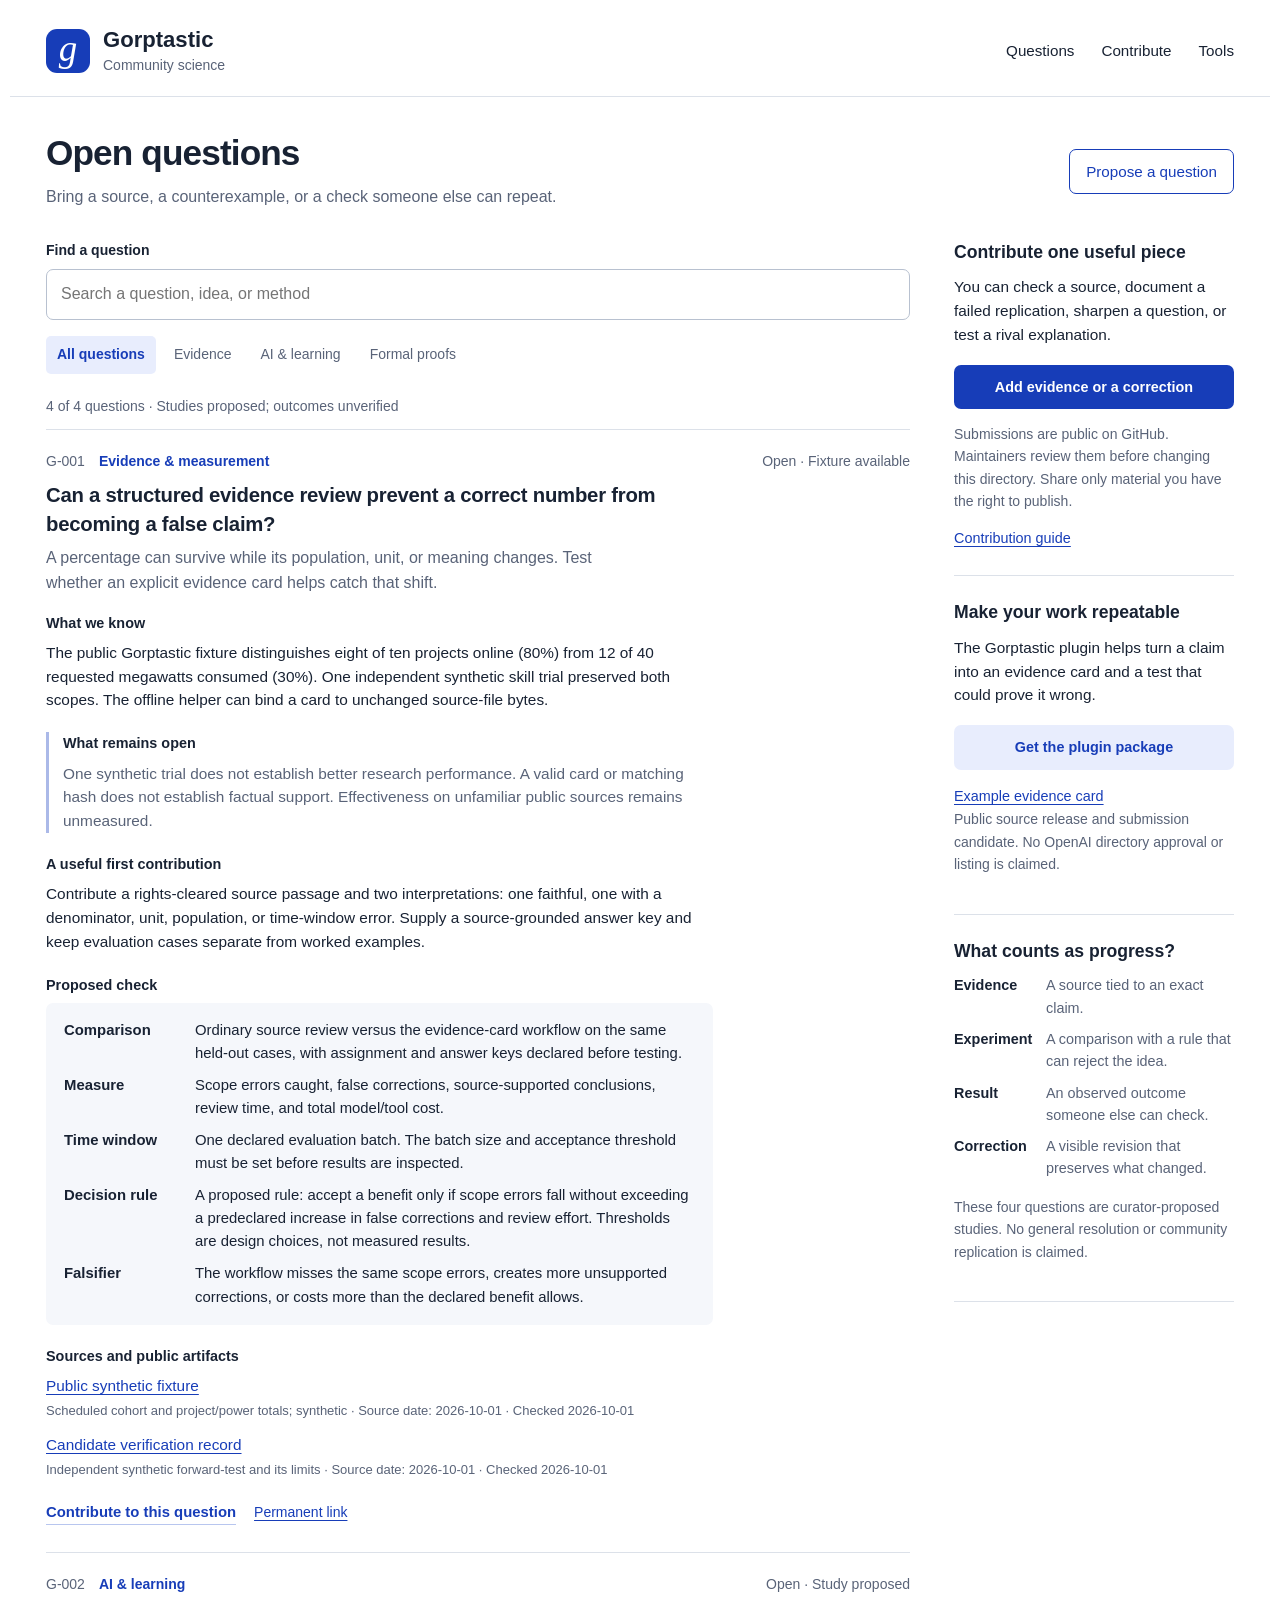
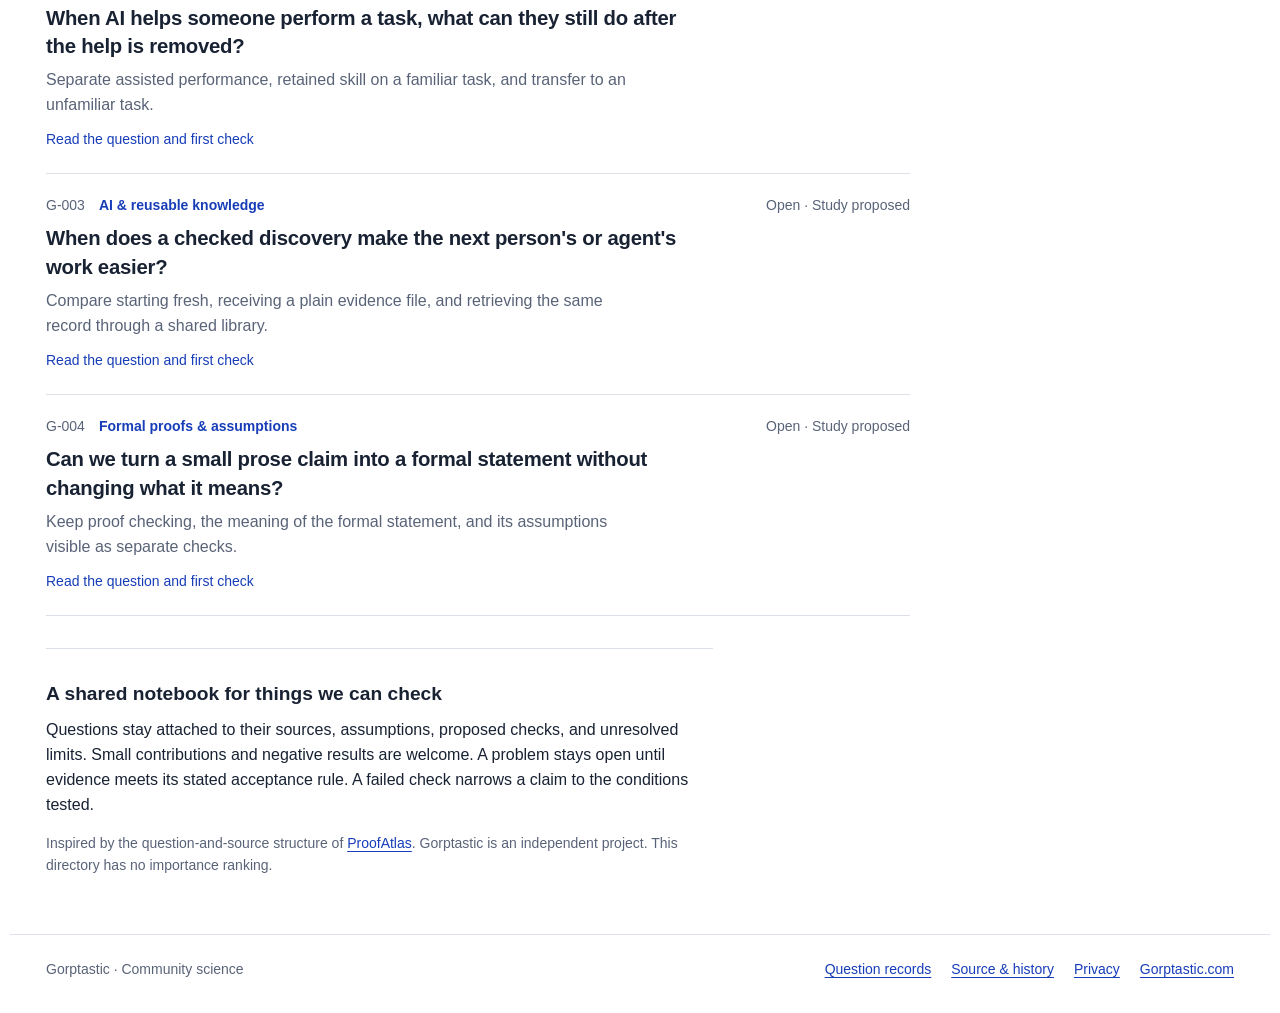
<file: docs/index.html>
<!doctype html>
<html lang="en">
<head>
  <meta charset="utf-8">
  <meta name="viewport" content="width=device-width, initial-scale=1">
  <meta name="description" content="Gorptastic community science: open questions, source-linked evidence, small experiments, and public corrections.">
  <meta name="theme-color" content="#173db8">
  <title>Gorptastic — Community science</title>
  <link rel="icon" href="icon.svg" type="image/svg+xml">
  <link rel="stylesheet" href="styles.css">
  <script src="app.js" defer></script>
</head>
<body>
  <a class="skip" href="#questions">Skip to open questions</a>
  <header class="masthead">
    <a class="brand" href="./" aria-label="Gorptastic community science home"><span class="brand-g" aria-hidden="true">g</span><span>Gorptastic<span class="brand-note">Community science</span></span></a>
    <nav aria-label="Main navigation">
      <a href="#questions">Questions</a>
      <a href="#contribute">Contribute</a>
      <a href="#tools">Tools</a>
    </nav>
  </header>
  <main>
    <div class="opening">
      <div><h1>Open questions</h1><p>Bring a source, a counterexample, or a check someone else can repeat.</p></div>
      <a class="propose" href="https://github.com/leitcama/gorptastic-plugin/issues/new?template=question.yml">Propose a question</a>
    </div>
    <div class="workspace">
      <section id="questions" aria-labelledby="question-list-heading">
        <h2 id="question-list-heading" class="sr-only">Explore research questions</h2>
        <div class="controls">
          <label for="search">Find a question</label>
          <input id="search" type="search" placeholder="Search a question, idea, or method" autocomplete="off">
          <div class="areas" role="group" aria-label="Research area">
            <button type="button" data-area="all" aria-pressed="true">All questions</button>
            <button type="button" data-area="evidence" aria-pressed="false">Evidence</button>
            <button type="button" data-area="learning" aria-pressed="false">AI &amp; learning</button>
            <button type="button" data-area="proof" aria-pressed="false">Formal proofs</button>
          </div>
        </div>
        <p id="result-count" class="result-count" aria-live="polite">Loading public questions…</p>
        <div id="problem-list"></div>
        <div id="empty" class="empty" hidden><h3>No matching questions</h3><p>Try a broader phrase or show all research areas.</p><button id="clear" type="button">Clear filters</button></div>
        <p id="load-error" class="empty" hidden>Questions could not be loaded. <a href="questions.json">Read the question records</a> or <a href="https://github.com/leitcama/gorptastic-plugin/issues/new?template=question.yml">propose a question</a>.</p>
        <noscript><p>JavaScript is needed for the interactive directory. <a href="questions.json">Read the public question records</a> or visit the <a href="https://github.com/leitcama/gorptastic-plugin">source repository</a>.</p></noscript>
      </section>
      <aside>
        <section id="contribute" class="aside-section">
          <h2>Contribute one useful piece</h2>
          <p>You can check a source, document a failed replication, sharpen a question, or test a rival explanation.</p>
          <a class="primary" href="https://github.com/leitcama/gorptastic-plugin/issues/new?template=evidence.yml">Add evidence or a correction</a>
          <p class="note">Submissions are public on GitHub. Maintainers review them before changing this directory. Share only material you have the right to publish.</p>
          <a href="https://github.com/leitcama/gorptastic-plugin/blob/main/CONTRIBUTING.md">Contribution guide</a>
        </section>
        <section id="tools" class="aside-section">
          <h2>Make your work repeatable</h2>
          <p>The Gorptastic plugin helps turn a claim into an evidence card and a test that could prove it wrong.</p>
          <a class="secondary" href="https://github.com/leitcama/gorptastic-plugin/releases/tag/v0.1.0">Get the plugin package</a>
          <a href="https://github.com/leitcama/gorptastic-plugin/blob/main/examples/card.json">Example evidence card</a>
          <p class="note">Public source release and submission candidate. No OpenAI directory approval or listing is claimed.</p>
        </section>
        <section class="aside-section ledger">
          <h2>What counts as progress?</h2>
          <dl><dt>Evidence</dt><dd>A source tied to an exact claim.</dd><dt>Experiment</dt><dd>A comparison with a rule that can reject the idea.</dd><dt>Result</dt><dd>An observed outcome someone else can check.</dd><dt>Correction</dt><dd>A visible revision that preserves what changed.</dd></dl>
          <p class="note">These four questions are curator-proposed studies. No general resolution or community replication is claimed.</p>
        </section>
      </aside>
    </div>
    <section class="about" aria-labelledby="about-heading">
      <h2 id="about-heading">A shared notebook for things we can check</h2>
      <p>Questions stay attached to their sources, assumptions, proposed checks, and unresolved limits. Small contributions and negative results are welcome. A problem stays open until evidence meets its stated acceptance rule. A failed check narrows a claim to the conditions tested.</p>
      <p class="note">Inspired by the question-and-source structure of <a href="https://www.proofatlas.ai/open-problems/">ProofAtlas</a>. Gorptastic is an independent project. This directory has no importance ranking.</p>
    </section>
  </main>
  <footer><span>Gorptastic · Community science</span><a href="questions.json">Question records</a><a href="https://github.com/leitcama/gorptastic-plugin">Source &amp; history</a><a href="https://github.com/leitcama/gorptastic-plugin/blob/main/PRIVACY.md">Privacy</a><a href="https://gorptastic.com">Gorptastic.com</a></footer>
</body>
</html>
</file>
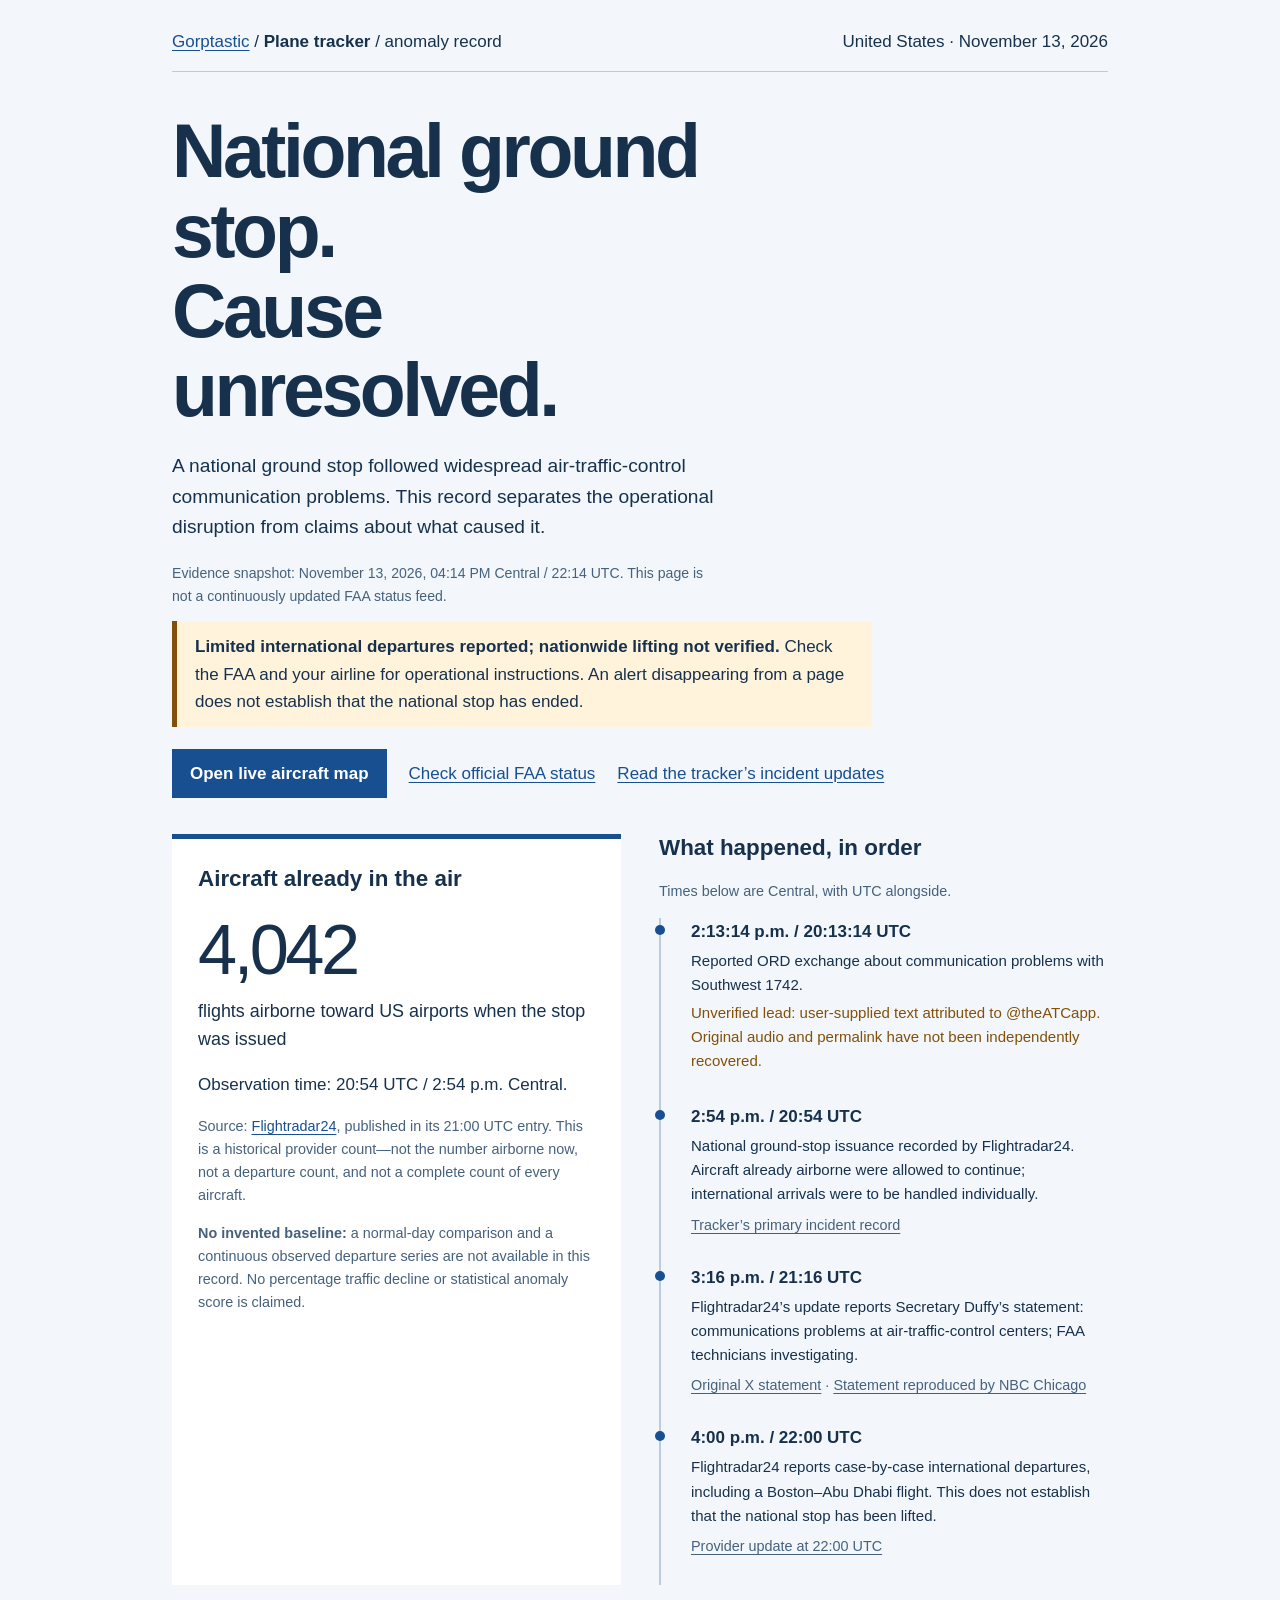
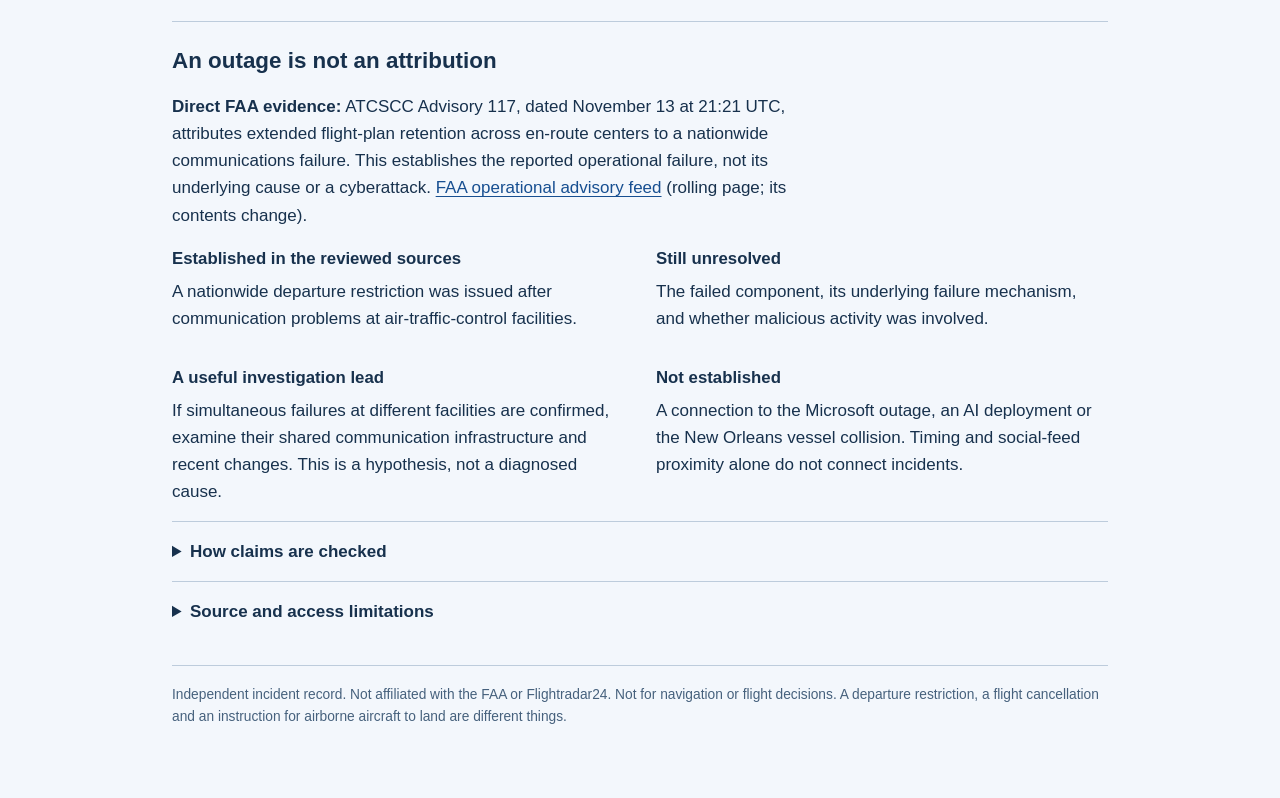
<file: docs/plane-tracker/index.html>
<!doctype html>
<html lang="en">
<head>
<meta charset="utf-8">
<meta name="viewport" content="width=device-width, initial-scale=1">
<meta name="description" content="An evidence-linked record of the November 13, 2026 US national ground stop. Flight-tracker observations, a source timeline and an explicit cause-unknown boundary.">
<meta name="referrer" content="no-referrer">
<title>National ground stop · Plane tracker</title>
<link rel="canonical" href="https://leitcama.github.io/gorptastic-plugin/plane-tracker/">
<style>
:root{color-scheme:light;--paper:#f3f7fc;--ink:#17314d;--muted:#46617d;--line:#bdccdc;--blue:#174f91;--amber:#825008;--white:#fff}
*{box-sizing:border-box}body{margin:0;background:var(--paper);color:var(--ink);font:17px/1.6 "Avenir Next",Avenir,"Segoe UI",sans-serif}a{color:var(--blue);text-underline-offset:.2em}a:hover{text-decoration-thickness:2px}a:focus-visible,summary:focus-visible{outline:3px solid var(--blue);outline-offset:5px}main{max-width:1000px;margin:auto;padding:28px 32px 70px}header{display:flex;justify-content:space-between;gap:20px;flex-wrap:wrap;border-bottom:1px solid var(--line);padding-bottom:16px}header p{margin:0}h1{font-size:clamp(2.4rem,7vw,4.7rem);font-weight:650;line-height:1.06;letter-spacing:-.045em;max-width:14ch;margin:40px 0 20px}h2{font-size:1.4rem;line-height:1.25;margin:0 0 18px}h3{font-size:1.05rem;margin:0 0 5px}p{max-width:70ch}.lead{font-size:1.2rem;max-width:57ch}.snapshot{color:var(--muted);font-size:.88rem}.notice{border-left:5px solid var(--amber);padding:12px 18px;background:#fff4db;max-width:74ch}.notice p{margin:0}.layout{display:grid;grid-template-columns:1fr 1fr;gap:38px;margin-top:36px}.observation{background:var(--white);padding:26px;border-top:5px solid var(--blue)}.count{font-size:4.4rem;line-height:1.1;font-variant-numeric:tabular-nums;letter-spacing:-.05em;margin:0}.label{font-size:1.12rem;margin:8px 0 16px}.note{font-size:.9rem;color:var(--muted)}.action{display:inline-block;padding:11px 18px;background:var(--blue);color:white;text-decoration:none;font-weight:600}.links{display:flex;gap:14px 22px;flex-wrap:wrap;align-items:center;margin:22px 0}.timeline{list-style:none;margin:0;padding:0 0 0 18px;border-left:2px solid var(--line)}.timeline li{position:relative;padding:0 0 26px 12px}.timeline li:before{content:"";position:absolute;left:-24px;top:7px;width:10px;height:10px;border-radius:50%;background:var(--blue)}time{font-variant-numeric:tabular-nums}.timeline time{font-weight:650}.timeline p{font-size:.94rem;margin:4px 0}.reported{color:var(--amber)}section.method{border-top:1px solid var(--line);margin-top:36px;padding-top:25px}.status-grid{display:grid;grid-template-columns:1fr 1fr;gap:18px 32px}.status-grid p{margin:0}.status-grid article{padding-bottom:15px}details{border-top:1px solid var(--line);padding:16px 0}summary{cursor:pointer;font-weight:650}footer{border-top:1px solid var(--line);margin-top:24px;padding-top:18px;font-size:.86rem;color:var(--muted)}.skip{position:absolute;left:-9999px}.skip:focus{left:15px;top:10px;background:white;padding:12px;z-index:2}@media(max-width:680px){main{padding:20px 20px 45px}.layout,.status-grid{grid-template-columns:1fr}.layout{gap:28px}h1{margin-top:32px}.count{font-size:4rem}}@media print{body{background:white}.action{background:none;color:var(--blue);padding:0}.skip{display:none}details{display:block}}
</style>
</head>
<body>
<a class="skip" href="#event">Skip to incident</a>
<main id="event">
<header><p><a href="../">Gorptastic</a> / <strong>Plane tracker</strong> / anomaly record</p><p>United States · November 13, 2026</p></header>
<h1>National ground stop.<br>Cause unresolved.</h1>
<p class="lead">A national ground stop followed widespread air-traffic-control communication problems. This record separates the operational disruption from claims about what caused it.</p>
<p class="snapshot">Evidence snapshot: <time datetime="2026-11-13T22:14:45.818080+00:00">November 13, 2026, 04:14 PM Central / 22:14 UTC</time>. This page is not a continuously updated FAA status feed.</p>
<aside class="notice" aria-label="Current-status limitation"><p><strong>Limited international departures reported; nationwide lifting not verified.</strong> Check the FAA and your airline for operational instructions. An alert disappearing from a page does not establish that the national stop has ended.</p></aside>
<div class="links"><a class="action" href="https://www.flightradar24.com/">Open live aircraft map</a><a href="https://nasstatus.faa.gov/">Check official FAA status</a><a href="https://www.flightradar24.com/blog/live/nationwide-ground-stop-issued-for-united-states/">Read the tracker’s incident updates</a></div>
<div class="layout">
<section class="observation" aria-labelledby="observation-title">
<h2 id="observation-title">Aircraft already in the air</h2>
<p class="count">4,042</p>
<p class="label">flights airborne toward US airports when the stop was issued</p>
<p>Observation time: <time datetime="2026-11-13T20:54:00Z">20:54 UTC / 2:54 p.m. Central</time>.</p>
<p class="note">Source: <a href="https://www.flightradar24.com/blog/live/nationwide-ground-stop-issued-for-united-states/">Flightradar24</a>, published in its 21:00 UTC entry. This is a historical provider count—not the number airborne now, not a departure count, and not a complete count of every aircraft.</p>
<p class="note"><strong>No invented baseline:</strong> a normal-day comparison and a continuous observed departure series are not available in this record. No percentage traffic decline or statistical anomaly score is claimed.</p>
</section>
<section aria-labelledby="timeline-title">
<h2 id="timeline-title">What happened, in order</h2>
<p class="note">Times below are Central, with UTC alongside.</p>
<ol class="timeline">
<li><time datetime="2026-11-13T20:13:14Z">2:13:14 p.m. / 20:13:14 UTC</time><p>Reported ORD exchange about communication problems with Southwest 1742.</p><p class="note reported">Unverified lead: user-supplied text attributed to @theATCapp. Original audio and permalink have not been independently recovered.</p></li>
<li><time datetime="2026-11-13T20:54:00Z">2:54 p.m. / 20:54 UTC</time><p>National ground-stop issuance recorded by Flightradar24. Aircraft already airborne were allowed to continue; international arrivals were to be handled individually.</p><a class="note" href="https://www.flightradar24.com/blog/live/nationwide-ground-stop-issued-for-united-states/">Tracker’s primary incident record</a></li>
<li><time datetime="2026-11-13T21:16:00Z">3:16 p.m. / 21:16 UTC</time><p>Flightradar24’s update reports Secretary Duffy’s statement: communications problems at air-traffic-control centers; FAA technicians investigating.</p><a class="note" href="https://x.com/SecDuffy/status/2121351591106072679">Original X statement</a><span class="note"> · </span><a class="note" href="https://www.nbcchicago.com/news/local/faa-issues-nationwide-ground-stop-due-to-extraordinary-circumstances-and-safety/4016516/">Statement reproduced by NBC Chicago</a></li>
<li><time datetime="2026-11-13T22:00:00Z">4:00 p.m. / 22:00 UTC</time><p>Flightradar24 reports case-by-case international departures, including a Boston–Abu Dhabi flight. This does not establish that the national stop has been lifted.</p><a class="note" href="https://www.flightradar24.com/blog/live/nationwide-ground-stop-issued-for-united-states/">Provider update at 22:00 UTC</a></li>
</ol>
</section>
</div>
<section class="method" aria-labelledby="cause-title">
<h2 id="cause-title">An outage is not an attribution</h2>
<p><strong>Direct FAA evidence:</strong> ATCSCC Advisory 117, dated November 13 at 21:21 UTC, attributes extended flight-plan retention across en-route centers to a nationwide communications failure. This establishes the reported operational failure, not its underlying cause or a cyberattack. <a href="https://www.fly.faa.gov/adv/advADB">FAA operational advisory feed</a> (rolling page; its contents change).</p>
<div class="status-grid">
<article><h3>Established in the reviewed sources</h3><p>A nationwide departure restriction was issued after communication problems at air-traffic-control facilities.</p></article>
<article><h3>Still unresolved</h3><p>The failed component, its underlying failure mechanism, and whether malicious activity was involved.</p></article>
<article><h3>A useful investigation lead</h3><p>If simultaneous failures at different facilities are confirmed, examine their shared communication infrastructure and recent changes. This is a hypothesis, not a diagnosed cause.</p></article>
<article><h3>Not established</h3><p>A connection to the Microsoft outage, an AI deployment or the New Orleans vessel collision. Timing and social-feed proximity alone do not connect incidents.</p></article>
</div>
<details><summary>How claims are checked</summary><p>Keep event time, publication time and retrieval time separate. Follow quotations back to the original source. Reposts of one report are not independent witnesses. Require incident-specific evidence before identifying a cause or attacker; retain corrections instead of silently rewriting the record.</p><p>Public flight maps show aircraft observations and operational effects. They do not reveal whether a communications failure was deliberate. Missing tracking coverage is not proof of an empty sky.</p></details>
<details><summary>Source and access limitations</summary><p>The flight count and official-statement timeline come from Flightradar24’s incident publication. The early controller report is an unverified lead supplied as pasted X text. Direct X access was unavailable during preparation; the official statement was read as reproduced by reporting. No raw controller recording, network telemetry or forensic evidence was inspected.</p><p>No claim is made that every control center failed in the same way: the FAA’s reported statement refers to multiple centers, while Duffy’s quoted statement refers to all centers.</p></details>
</section>
<footer>Independent incident record. Not affiliated with the FAA or Flightradar24. Not for navigation or flight decisions. A departure restriction, a flight cancellation and an instruction for airborne aircraft to land are different things.</footer>
</main>
</body>
</html>
</file>
<file: docs/styles.css>
:root{color-scheme:light;--ink:#182233;--blue:#173db8;--muted:#596378;--line:#dce1e9;--wash:#f5f7fb;--paper:#fff;font-family:"Avenir Next",Avenir,"Segoe UI",sans-serif;font-size:16px}
*{box-sizing:border-box}html{scroll-behavior:smooth}body{margin:0;background:var(--paper);color:var(--ink);line-height:1.55}a{color:var(--blue);text-decoration-thickness:1px;text-underline-offset:3px}a:hover{text-decoration:underline}button,input{font:inherit}button,a,input,summary{touch-action:manipulation}a:focus-visible,button:focus-visible,input:focus-visible,summary:focus-visible{outline:3px solid #d15810;outline-offset:4px}button{cursor:pointer}.skip{position:absolute;top:-80px;left:20px;padding:12px;background:#fff;z-index:2}.skip:focus{top:12px}.masthead{max-width:1260px;padding:27px 36px 22px;margin:auto;display:flex;align-items:center;justify-content:space-between;gap:24px;border-bottom:1px solid var(--line)}.brand{display:flex;align-items:center;gap:13px;color:var(--ink);text-decoration:none;font-size:1.38rem;font-weight:650;line-height:1.2}.brand:hover{text-decoration:none}.brand-g{display:grid;place-items:center;width:44px;height:44px;border-radius:11px;color:#fff;background:var(--blue);font:italic 37px/1 Georgia,serif;padding-bottom:4px}.brand-note{display:block;font-size:.875rem;color:var(--muted);font-weight:400;margin-top:4px}nav{display:flex;gap:27px;font-size:.95rem}nav a{color:var(--ink);text-decoration:none}main{max-width:1260px;margin:auto;padding:36px}.opening{display:flex;align-items:center;justify-content:space-between;gap:22px;margin-bottom:30px}h1{font-size:2.2rem;line-height:1.15;letter-spacing:-.055rem;margin:0 0 11px;font-weight:620}p{margin:0 0 14px}.opening p{color:var(--muted);margin:0;max-width:68ch}.propose{border:1px solid var(--blue);border-radius:7px;padding:10px 16px;text-decoration:none;white-space:nowrap;font-size:.95rem}.workspace{display:grid;grid-template-columns:minmax(0,1fr) 280px;gap:44px;align-items:start}.controls label{display:block;font-size:.875rem;font-weight:600;margin-bottom:8px}.controls input{width:100%;border:1px solid #b8c1d0;border-radius:7px;padding:12px 14px;background:white;color:var(--ink)}.areas{display:flex;gap:7px;flex-wrap:wrap;margin-top:16px}.areas button{border:0;border-radius:5px;background:transparent;padding:8px 11px;font-size:.875rem;color:var(--muted)}.areas button[aria-pressed=true]{color:var(--blue);background:#e8edfd;font-weight:600}.areas button:hover{background:var(--wash)}.result-count{font-size:.875rem;color:var(--muted);margin:22px 0 12px}.problem{border-top:1px solid var(--line);scroll-margin-top:20px}.problem:last-child{border-bottom:1px solid var(--line)}.problem summary{list-style:none;cursor:pointer;padding:21px 0}.problem summary::-webkit-details-marker{display:none}.question-top{display:flex;gap:14px;align-items:center;flex-wrap:wrap;font-size:.875rem;margin-bottom:8px}.problem-id{color:var(--muted)}.area-label{color:var(--blue);font-weight:600}.state{margin-left:auto;color:var(--muted);font-size:.875rem}.problem h3{font-size:1.27rem;line-height:1.4;font-weight:600;letter-spacing:-.015rem;max-width:58ch;margin:0 0 8px}.one-line{font-size:1rem;color:var(--muted);max-width:67ch;margin:0}.detail-hint{display:inline-block;font-size:.875rem;color:var(--blue);margin-top:11px}.problem[open] .detail-hint{display:none}.problem[open] summary{padding-bottom:16px}.problem-body{padding:0 0 27px;max-width:75ch}.research-section{margin:0 0 20px}.research-section h4{font-size:.9rem;font-weight:650;margin:0 0 7px;color:var(--ink)}.research-section p,.research-section li{font-size:.96rem}.scope-limit{padding-left:14px;border-left:3px solid #abb9e8;color:var(--muted)}.check-grid{display:grid;grid-template-columns:115px minmax(0,1fr);gap:9px 16px;font-size:.93rem;margin:0;padding:16px 18px;background:var(--wash);border-radius:7px}.check-grid dt{font-weight:600}.check-grid dd{margin:0;overflow-wrap:anywhere}.sources{margin:0;padding:0;list-style:none}.sources li+li{margin-top:12px}.source-meta{display:block;color:var(--muted);font-size:.8125rem;margin-top:3px}.contribute-link{display:inline-block;border-bottom:1px solid #b8c6ef;text-decoration:none;font-weight:600;font-size:.93rem}.permalink{margin-left:18px;font-size:.875rem}.aside-section{padding:0 0 24px;margin:0 0 24px;border-bottom:1px solid var(--line)}.aside-section h2{font-size:1.1rem;line-height:1.4;margin:0 0 11px;font-weight:600}.aside-section p{font-size:.96rem}.primary,.secondary{display:block;text-align:center;padding:11px 13px;border-radius:7px;text-decoration:none;margin:18px 0 14px;font-size:.9rem;font-weight:600}.primary{background:var(--blue);color:#fff}.secondary{background:#e8edfd;color:var(--blue)}.note{color:var(--muted);font-size:.875rem!important;line-height:1.6}.aside-section>a:not(.primary):not(.secondary){font-size:.9rem}.ledger dl{font-size:.9rem;display:grid;grid-template-columns:82px minmax(0,1fr);gap:9px 10px;margin:0 0 16px}.ledger dt{font-weight:600}.ledger dd{margin:0;color:var(--muted)}.about{max-width:75ch;padding:30px 0 8px;border-top:1px solid var(--line);margin-top:32px}.about h2{font-size:1.2rem;margin:0 0 10px;font-weight:600}.about p{font-size:1rem}.empty{padding:25px;background:var(--wash);border-radius:7px}.empty h3{margin-top:0}.empty button{background:#fff;border:1px solid var(--line);padding:8px 13px;border-radius:5px;color:var(--blue)}footer{max-width:1260px;padding:24px 36px 32px;margin:auto;display:flex;gap:20px;flex-wrap:wrap;color:var(--muted);font-size:.875rem;border-top:1px solid var(--line)}footer span{margin-right:auto}.sr-only{position:absolute;width:1px;height:1px;padding:0;margin:-1px;overflow:hidden;clip:rect(0,0,0,0);white-space:nowrap;border:0}[hidden]{display:none!important}
@media(max-width:1000px){.workspace{gap:28px;grid-template-columns:minmax(0,1fr) 245px}.masthead,main,footer{padding-left:25px;padding-right:25px}.opening{align-items:flex-start}}
@media(max-width:760px){.masthead{padding-top:20px;padding-bottom:18px;gap:15px}nav{gap:14px;font-size:.875rem}.brand{font-size:1.15rem}.brand-g{width:37px;height:37px;font-size:33px}.brand-note{font-size:.8125rem}main{padding-top:25px}.opening{display:block;margin-bottom:25px}h1{font-size:1.95rem}.propose{display:inline-block;margin-top:18px}.workspace{grid-template-columns:1fr}.state{margin-left:0}.question-top{gap:9px 13px}.problem h3{font-size:1.19rem}.check-grid{grid-template-columns:1fr;gap:4px;padding:15px}.check-grid dd+dt{margin-top:9px}aside{display:grid;grid-template-columns:1fr 1fr;gap:24px}.aside-section{margin:0}.ledger{grid-column:1/-1}.about{margin-top:28px}footer{gap:14px}footer span{width:100%}}
@media(max-width:440px){.masthead{padding-left:18px;padding-right:18px;align-items:flex-start}nav{gap:10px;flex-wrap:wrap;justify-content:flex-end;max-width:130px}.brand-note{font-size:.8rem}main,footer{padding-left:18px;padding-right:18px}aside{grid-template-columns:1fr}.ledger{grid-column:auto}.areas{gap:3px}.areas button{padding:8px;font-size:.875rem}.state{width:100%}.question-top{margin-bottom:10px}.permalink{margin-left:12px}}
@media(prefers-reduced-motion:reduce){html{scroll-behavior:auto}}
</file>
